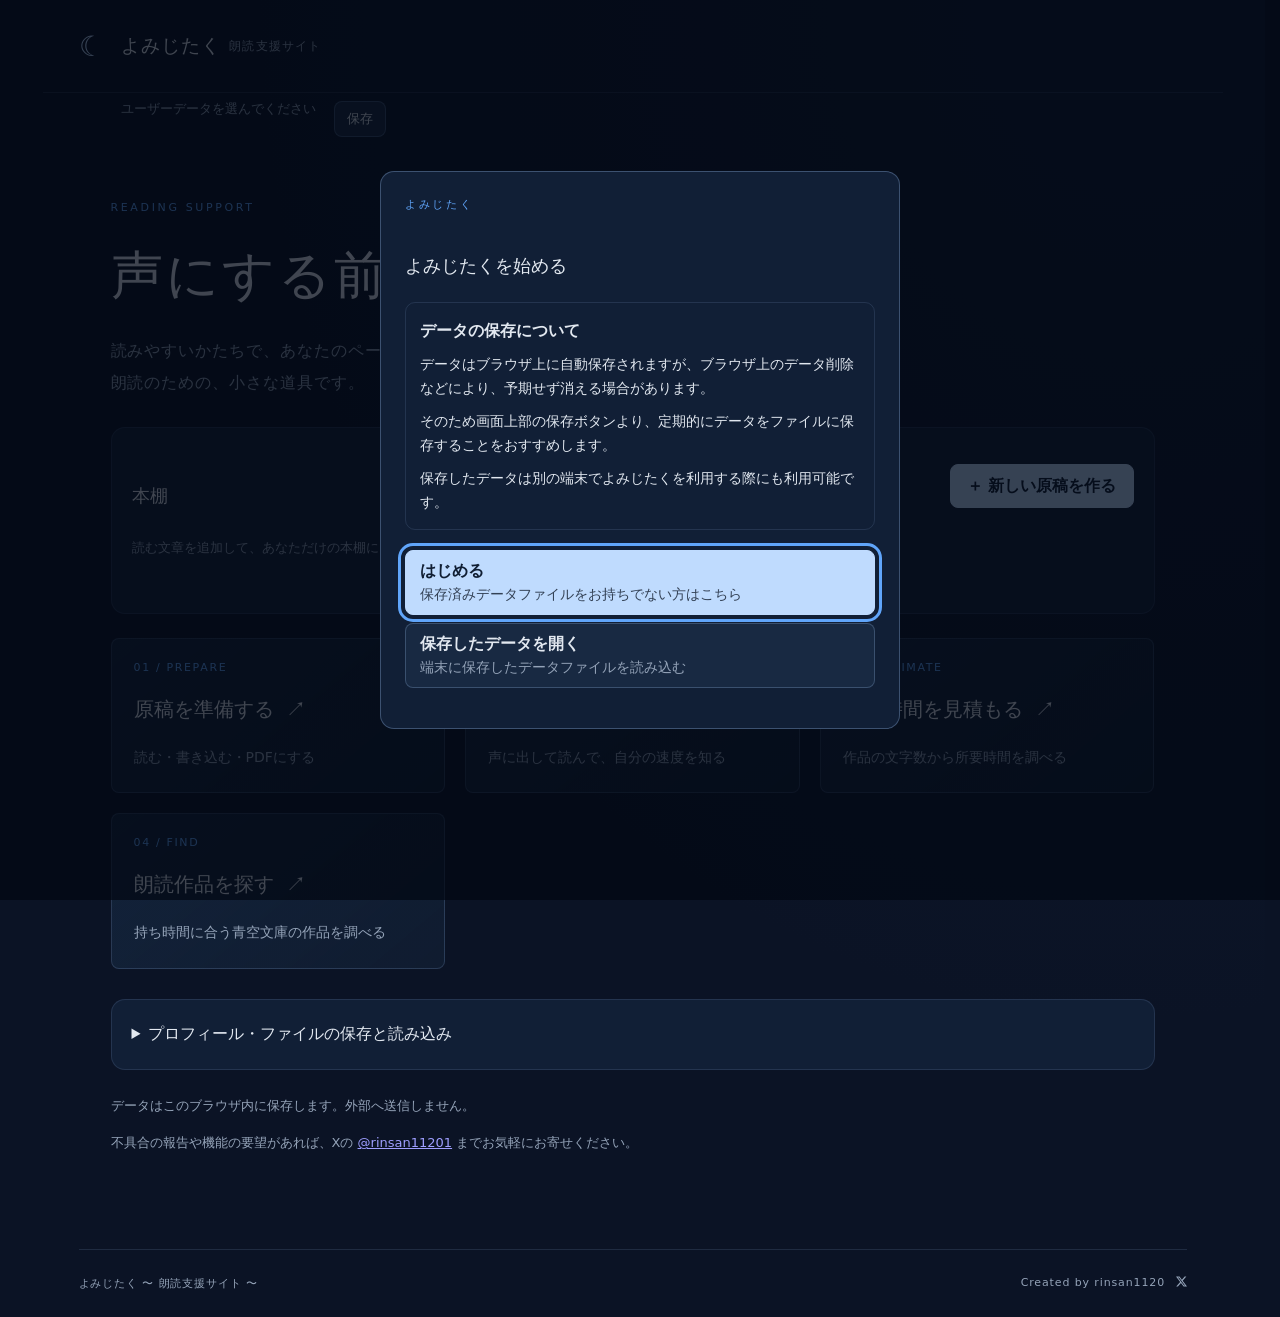
<file: index.html>
<!doctype html>
<html lang="ja">
<head>
  <meta charset="utf-8">
  <meta name="viewport" content="width=device-width, initial-scale=1, viewport-fit=cover">
  <meta name="theme-color" content="#0b1325">
  <meta http-equiv="Content-Security-Policy" content="default-src 'none'; script-src 'self'; style-src 'self' 'unsafe-inline'; font-src 'self'; base-uri 'none'; form-action 'none'">
  <meta name="description" content="文章を読みやすく整え、自分の朗読速度から作品の朗読時間を調べるツール。">
  <title>よみじたく | 朗読支援サイト</title>
  <link rel="stylesheet" href="styles.css?v=unsaved-mark">
  <script src="samples.js" defer></script>
  <script src="reading-annotations.js?v=direct-memo" defer></script>
  <script src="html-ruby.js?v=clipboard-fragments" defer></script>
  <script src="reader.js?v=mobile-writing-scroll" defer></script>
  <script src="manuscript-writing.js?v=writing-tool-arrows" defer></script>
  <script src="manuscript-print.js?v=pdf-ink-reflow" defer></script>
  <script src="user-library.js?v=paper-save" defer></script>
  <script src="work-search.js?v=20261116-canonical-card" defer></script>
  <script src="app.js?v=pdf-ink-reflow" defer></script>
</head>
<body>
  <header class="site-header"><button class="brand" data-go="home"><span aria-hidden="true">☾</span> よみじたく <small>朗読支援サイト</small></button></header>
  <main data-screen-id="SCR-HOME" inert>
    <div class="library-status"><span id="profile-display"></span><span id="user-save-status" role="status" aria-live="polite">ユーザーデータを選んでください</span><button id="save-user-status">保存</button><button id="retry-browser-save" hidden>自動保存を再試行</button></div>
    <section id="home" class="view narrow" aria-labelledby="home-title">
      <p class="eyebrow">READING SUPPORT</p><h1 id="home-title" tabindex="-1">声にする前の、<wbr><span class="home-tagline">ひと支度。</span></h1>
      <p class="lead">読みやすいかたちで、あなたのペースで。<br>朗読のための、小さな道具です。</p>
      <section class="bookshelf" aria-labelledby="library-title">
        <div class="inline spread"><h2 id="library-title">本棚</h2><button id="new-manuscript" class="primary">＋ 新しい原稿を作る</button></div>
        <p id="library-empty" class="muted">読む文章を追加して、あなただけの本棚に。</p>
        <button id="library-load" class="quiet" hidden>保存したデータから続きを始める（ファイルを開く）</button>
        <ul id="library-list" class="library-list"></ul>
      </section>
      <div class="entry-grid">
        <button class="entry" data-go="read-input"><span class="entry-number">01 / PREPARE</span><strong>原稿を準備する <span aria-hidden="true">↗</span></strong><span>読む・書き込む・PDFにする</span></button>
        <button class="entry" data-go="time-input"><span class="entry-number">02 / MEASURE</span><strong>朗読速度を測る <span aria-hidden="true">↗</span></strong><span>声に出して読んで、自分の速度を知る</span></button>
        <button class="entry" data-go="estimate"><span class="entry-number">03 / ESTIMATE</span><strong>朗読時間を見積もる <span aria-hidden="true">↗</span></strong><span>作品の文字数から所要時間を調べる</span></button>
        <button class="entry" data-go="work-search"><span class="entry-number">04 / FIND</span><strong>朗読作品を探す <span aria-hidden="true">↗</span></strong><span>持ち時間に合う青空文庫の作品を調べる</span></button>
      </div>
      <details class="user-settings"><summary>プロフィール・ファイルの保存と読み込み</summary>
        <label for="profile-name">表示名</label><input id="profile-name" maxlength="80" autocomplete="nickname" placeholder="お名前（任意）">
        <p id="storage-guidance" class="muted">全原稿と計測履歴をこのブラウザ内に自動保存します。バックアップをファイルに保存できます。</p>
        <div class="inline"><button id="export-user">保存</button><button id="import-user">保存したデータを開く</button></div>
        <p class="muted">ここでは全原稿と計測履歴を含む保存データを開きます。旧形式の原稿1件のファイルは、本文入力から取り込めます。</p>
      </details>
      <section id="home-results" class="home-results" hidden aria-labelledby="home-results-title">
        <div><h2 id="home-results-title">これまでの計測結果</h2><p>平均朗読速度：<strong id="home-average-speed"></strong></p></div>
        <button data-go="results">朗読記録を見る →</button>
      </section>
      <p id="storage-privacy" class="privacy">データはこのブラウザ内に保存します。外部へ送信しません。</p>
      <p class="muted">不具合の報告や機能の要望があれば、Xの <a href="https://x.com/rinsan11201" target="_blank" rel="noopener noreferrer">@rinsan11201</a> までお気軽にお寄せください。</p>
    </section>
    <section id="read-input" class="view narrow" hidden aria-labelledby="read-title">
      <button class="back" data-go="home">← ホーム</button><p class="eyebrow">READ</p><h1 id="read-title" tabindex="-1">原稿を準備する</h1>
      <ol id="read-input-steps" class="flow-steps" aria-label="原稿準備の進行状況"></ol>
      <label for="manuscript-title">原稿のタイトル</label><input id="manuscript-title" maxlength="120" placeholder="無題の原稿">
      <p class="muted">別の原稿を開くときは、ホームの本棚から選べます。</p>
      <label for="read-text">朗読する作品の本文</label><textarea id="read-text" data-field-id="FLD-READ-BODY" rows="12" placeholder="全文でも、一部でも。ここに文章を貼り付けてください。" spellcheck="false" autocomplete="off"></textarea>
      <div class="inline spread"><p id="read-count" class="muted">0文字</p><button id="clear-read" class="quiet">本文を削除</button></div>
      <p id="annotation-retention" class="muted" hidden>読み仮名・書き込みを保持しています。本文を変更して原稿画面を開く場合は、これらの削除を確認します。</p>
      <p id="writing-retention" class="muted" hidden>原稿の書き込みを保持しています。保存状況は画面上部に表示します。</p>
      <div class="read-input-actions">
        <button id="open-read" class="primary">表示を確認して読む →</button>
        <button id="import-manuscript" class="text-link" type="button">以前の原稿を取り込む</button>
        <input id="manuscript-file" data-field-id="FLD-READ-MANUSCRIPT-FILE" type="file" accept=".json,application/json" hidden>
      </div>
    </section>
    <section id="time-input" class="view narrow" hidden aria-labelledby="time-title">
      <button class="back" data-go="home">← ホーム</button><p class="eyebrow">MEASURE</p><h1 id="time-title" tabindex="-1">朗読速度を測る</h1>
      <ol id="time-input-steps" class="flow-steps" aria-label="朗読速度計測の進行状況"></ol>
      <fieldset><legend>朗読速度の計測に使う文章</legend>
        <label class="choice"><input type="radio" name="source" value="sample" data-field-id="FLD-TIME-SOURCE-SAMPLE" checked> 用意された例文を読む</label>
        <label class="choice"><input type="radio" name="source" value="custom" data-field-id="FLD-TIME-SOURCE-CUSTOM"> 自分の文章を読む</label>
        <div id="sample-options" class="inset inline"><label>長さ<select id="sample-level" data-field-id="FLD-TIME-SAMPLE-LENGTH"><option value="200">200字級</option><option value="400" selected>400字級</option><option value="600">600字級</option></select></label><label>雰囲気<select id="sample-mood" data-field-id="FLD-TIME-SAMPLE-MOOD"><option>おまかせ</option><option>ゆったり</option><option>ふつう</option><option>軽快</option><option>会話多め</option></select></label></div>
        <p id="sample-info" class="inset muted"></p>

        <div id="custom-input" hidden><label for="time-text">朗読する作品の本文</label><textarea id="time-text" data-field-id="FLD-TIME-BODY" rows="8" spellcheck="false" autocomplete="off"></textarea><p id="time-count" class="muted">計測する本文：0文字</p><p id="time-annotation-retention" class="muted" hidden>引き継いだ読み仮名・書き込みを保持しています。本文を変更して計測準備画面を開く場合は、これらの削除を確認します。</p><p class="privacy">本文は自動保存・外部送信しません。再読み込み・タブ終了で失われます。</p></div>
      </fieldset>
      <div class="inline"><button id="prepare-time" class="primary">文章を確認して計測へ →</button><button id="existing-results" hidden>これまでの結果を見る</button></div>
    </section>
    <section id="reading" class="view reading-view" hidden aria-labelledby="reading-title">
      <button id="mobile-reader-tab" type="button" aria-label="原稿の操作メニューを開く" aria-haspopup="dialog" aria-controls="mobile-reader-menu" aria-expanded="false"><span aria-hidden="true">☰</span><span>操作</span></button>
      <dialog id="mobile-reader-menu" aria-labelledby="mobile-reader-menu-title">
        <div class="mobile-menu-heading"><h2 id="mobile-reader-menu-title">原稿の操作</h2><button id="mobile-reader-close" type="button" aria-label="操作メニューを閉じる">閉じる</button></div>
        <div id="mobile-reader-actions"></div>
      </dialog>
      <div id="mobile-writing-dock"></div>
      <div class="reader-controls">
        <div id="reader-progress" class="reader-progress"><span id="reader-state" class="reader-state" role="status"></span><span id="display-mode-state" class="display-mode-state">スクロール</span><ol id="reader-steps" class="flow-steps" aria-label="作業の進行状況"></ol></div>
        <div class="reader-toolbar">
          <div id="reader-topline">
            <button id="reader-back" class="quiet" aria-label="本文を編集する"><svg class="tool-icon" viewBox="0 0 24 24" aria-hidden="true" fill="none" stroke="currentColor" stroke-width="1.7" stroke-linecap="round" stroke-linejoin="round"><path d="m14 5-7 7 7 7M7 12h14"/></svg><span>本文を編集</span></button>
            <h1 id="reading-title" class="visually-hidden" tabindex="-1">原稿画面</h1>
            <button id="wake" type="button" aria-label="画面点灯維持：OFF" hidden><svg class="tool-icon" viewBox="0 0 24 24" aria-hidden="true" fill="none" stroke="currentColor" stroke-width="1.7" stroke-linecap="round" stroke-linejoin="round"><path d="M12 2v10M6 5a9 9 0 1 0 12 0"/></svg><span>点灯維持</span><span class="button-state">OFF</span></button>
          </div>
          <div id="reader-actions" role="group" aria-label="原稿画面の操作">
            <div id="writing-direction" role="group" aria-label="原稿の表示方向">
              <button type="button" data-direction="horizontal" aria-pressed="true"><svg class="tool-icon" viewBox="0 0 24 24" aria-hidden="true" fill="none" stroke="currentColor" stroke-width="1.7" stroke-linecap="round"><path d="M4 5h16M4 10h16M4 15h16M4 20h10"/></svg><span>横書き</span></button>
              <button type="button" data-direction="vertical" aria-pressed="false"><svg class="tool-icon" viewBox="0 0 24 24" aria-hidden="true" fill="none" stroke="currentColor" stroke-width="1.7" stroke-linecap="round"><path d="M19 4v16M14 4v16M9 4v16M4 4v10"/></svg><span>縦書き</span></button>
            </div>
            <button id="paper-mode" type="button" aria-pressed="false" aria-label="白背景：OFF"><svg class="tool-icon" viewBox="0 0 24 24" aria-hidden="true" fill="none" stroke="currentColor" stroke-width="1.7" stroke-linecap="round" stroke-linejoin="round"><path d="M5 3h7v18H5Z" fill="currentColor" stroke="none"/><rect x="4" y="3" width="16" height="18" rx="1"/><path d="M12 3v18m3-13h2m-2 4h2m-2 4h2"/></svg><span>白背景</span></button>
            <button id="toolbar-settings" type="button" aria-label="表示設定"><svg class="tool-icon" viewBox="0 0 24 24" aria-hidden="true" fill="none" stroke="currentColor" stroke-width="1.7" stroke-linecap="round" stroke-linejoin="round"><path d="M4 6h16M4 12h16M4 18h16"/><circle cx="9" cy="6" r="2" fill="currentColor"/><circle cx="15" cy="12" r="2" fill="currentColor"/><circle cx="8" cy="18" r="2" fill="currentColor"/></svg><span>表示設定</span></button>
            <button id="writing-mode" aria-expanded="false" aria-controls="writing-toolbar" aria-label="書込メニュー" hidden><svg class="tool-icon" viewBox="0 0 24 24" aria-hidden="true" fill="none" stroke="currentColor" stroke-width="1.7" stroke-linecap="round" stroke-linejoin="round"><path d="m4 16-1 5 5-1L21 7l-5-5ZM13 5l5 5"/></svg><span>書込</span></button>
            <button id="measure-current" aria-label="この文章で時間を計測" hidden><svg class="tool-icon" viewBox="0 0 24 24" aria-hidden="true" fill="none" stroke="currentColor" stroke-width="1.7" stroke-linecap="round" stroke-linejoin="round"><circle cx="12" cy="14" r="8"/><path d="M9 2h6m-3 0v4m0 3v5l3 2"/></svg><span>計測</span></button>
            <button id="export-manuscript" aria-label="保存" hidden><svg class="tool-icon" viewBox="0 0 24 24" aria-hidden="true" fill="none" stroke="currentColor" stroke-width="1.7" stroke-linecap="round" stroke-linejoin="round"><path d="M4 3h13l4 4v14H3V3h1Zm3 0v7h10V3M7 21v-8h10v8"/></svg><span>保存</span><span class="unsaved-badge" aria-hidden="true">!</span></button>
            <button id="export-pdf" aria-label="PDF出力" hidden><svg class="tool-icon" viewBox="0 0 24 24" aria-hidden="true" fill="none" stroke="currentColor" stroke-width="1.7" stroke-linecap="round" stroke-linejoin="round"><path d="M5 2h10l5 5v15H5ZM15 2v6h5"/><text x="6" y="17" font-size="7" fill="currentColor" stroke="none">PDF</text></svg><span>PDF</span></button>
            <button id="fullscreen-reading" type="button" aria-label="全画面で読む" aria-pressed="false" hidden><svg class="tool-icon" viewBox="0 0 24 24" aria-hidden="true" fill="none" stroke="currentColor" stroke-width="1.7" stroke-linecap="round" stroke-linejoin="round"><path d="M4 9V4h5M20 9V4h-5M4 15v5h5M20 15v5h-5"/></svg><span>全画面</span></button>
          </div>
        </div>
        <p id="direction-notice" role="status" hidden>ペンの書き込みは、縦書きと横書きで別々に保存されます。<br>切り替え先には引き継がれませんが、元の表示方向に戻すと、以前の書き込みが再表示されます。</p>
        <div id="writing-toolbar" aria-label="書き込みツール" hidden>
          <button id="mobile-writing-done" type="button">書込を完了</button>
          <button id="mobile-writing-scroll" type="button" aria-pressed="false" aria-controls="reader-viewport">スクロール</button>
          <div class="writing-tool-strip"><button id="writing-tools-left" class="writing-tool-arrow" type="button" aria-label="ツール一覧を左へスクロール" aria-controls="writing-tools-list" hidden><span aria-hidden="true">‹</span></button><div id="writing-tools-list" class="writing-tools" role="group" aria-label="使用するツール"><button data-writing-tool="pen" aria-pressed="true" aria-label="ペン"><svg class="tool-icon" viewBox="0 0 24 24" aria-hidden="true" fill="none" stroke="currentColor" stroke-width="1.7" stroke-linecap="round" stroke-linejoin="round"><path d="m4 16-1 5 5-1L21 7l-5-5ZM13 5l5 5"/></svg><span>ペン</span></button><button data-writing-tool="marker" aria-pressed="false" aria-label="マーカー"><svg class="tool-icon" viewBox="0 0 24 24" aria-hidden="true" fill="none" stroke="currentColor" stroke-width="1.7" stroke-linecap="round" stroke-linejoin="round"><path d="m4 15 9-12 7 5-9 12Zm0 0 7 5M2 22h12"/></svg><span>マーカー</span></button><button data-writing-tool="memo" aria-pressed="false" aria-label="文字メモ"><svg class="tool-icon" viewBox="0 0 24 24" aria-hidden="true" fill="none" stroke="currentColor" stroke-width="1.7" stroke-linecap="round" stroke-linejoin="round"><path d="M4 3h16v13l-6 5H4ZM14 21v-5h6M7 7h10M7 11h8"/></svg><span>メモ</span></button><button data-writing-tool="ruby" aria-pressed="false" aria-label="ルビ"><svg class="tool-icon" viewBox="0 0 24 24" aria-hidden="true" fill="none" stroke="currentColor" stroke-width="1.7" stroke-linecap="round" stroke-linejoin="round"><text x="3" y="7" font-size="6" fill="currentColor" stroke="none">よみ</text><text x="3" y="21" font-size="15" fill="currentColor" stroke="none">字</text></svg><span>ルビ</span></button><button data-writing-tool="eraser" aria-pressed="false" aria-label="消去"><svg class="tool-icon" viewBox="0 0 24 24" aria-hidden="true" fill="none" stroke="currentColor" stroke-width="1.7" stroke-linecap="round" stroke-linejoin="round"><path d="m3 15 12-12 7 7-12 12H8Zm5-5 9 9M10 22h12"/></svg><span>消去</span></button><button id="writing-undo" aria-label="元に戻す" disabled><svg class="tool-icon" viewBox="0 0 24 24" aria-hidden="true" fill="none" stroke="currentColor" stroke-width="1.7" stroke-linecap="round" stroke-linejoin="round"><path d="M8 4 2 10l6 6M2 10h12a7 7 0 0 1 0 14"/></svg><span>戻す</span></button></div><button id="writing-tools-right" class="writing-tool-arrow" type="button" aria-label="ツール一覧を右へスクロール" aria-controls="writing-tools-list" hidden><span aria-hidden="true">›</span></button></div>
          <div id="pen-options" role="group" aria-label="ペンの色と操作" hidden><button id="pen-line-mode" aria-pressed="false">直線</button><button data-pen-color="red" aria-pressed="true">赤</button><button data-pen-color="blue" aria-pressed="false">青</button><button data-pen-color="green" aria-pressed="false">緑</button><button data-writing-tool="move" aria-pressed="false" aria-label="ペンを移動"><svg class="tool-icon" viewBox="0 0 24 24" aria-hidden="true" fill="none" stroke="currentColor" stroke-width="1.7" stroke-linecap="round" stroke-linejoin="round"><path d="M12 2v20M2 12h20M8 6l4-4 4 4M8 18l4 4 4-4M6 8l-4 4 4 4M18 8l4 4-4 4"/></svg><span>移動</span></button></div>
          <div id="marker-colors" role="group" aria-label="マーカーの色" hidden><button data-marker-color="yellow" aria-pressed="true">黄色</button><button data-marker-color="lightblue" aria-pressed="false">水色</button><button data-marker-color="pink" aria-pressed="false">ピンク</button></div>
          <div class="writing-options"><span>ファイル保存・PDF出力に対応</span></div>
          <p id="writing-tool-help"></p>
        </div>
      </div>
      <div id="preparation" class="preparation"><p id="preparation-info"></p><div id="preparation-partial" class="partial-measurement" hidden><label class="choice"><input id="preparation-partial-enabled" data-field-id="FLD-PREP-PARTIAL-ENABLED" type="checkbox"> 冒頭だけ読んで計測する</label><div id="preparation-partial-fields" hidden><label for="preparation-partial-limit">読む文字数の目安</label><input id="preparation-partial-limit" data-field-id="FLD-PREP-PARTIAL-LIMIT" type="number" min="1" step="1" inputmode="numeric" value="200"><p class="muted">指定した文字数を超えた後、最初の「。」まで読みます。</p><p id="preparation-partial-count" class="muted" role="status">実際に読む文字数：0文字</p></div></div><div class="inline"><button id="before-settings">表示設定</button><button id="start" class="primary">計測を始める</button></div><p id="preparation-guidance" class="muted">全文を読み終えたら「読了」を押してください。計測中に入力画面やホームへ戻る、または別のタブ・アプリへ移動すると、その回の計測結果は保存されません。</p></div>
      <p id="layout-status" class="layout-status" role="status"></p>
      <div id="reader-viewport"><div id="reader-stage"><div class="reader-text-area"><article id="reader" aria-label="原稿本文"></article></div><svg id="writing-markers" aria-hidden="true"></svg><svg id="writing-pen" aria-hidden="true"></svg><div id="writing-memos" aria-label="文字メモ"></div></div></div>
      <nav id="page-controls" aria-label="原稿のページ送り" hidden><button id="page-previous" type="button">前へ</button><span id="page-position" role="status" aria-live="polite" aria-atomic="true"></span><button id="page-next" type="button">次へ</button><button id="page-start" type="button" class="primary" hidden>計測を始める</button></nav>
      <div id="zen-bar" class="zen-bar"><button id="zen-exit" type="button">全画面を終了</button></div>
      <div id="measurement-bar" class="measurement-bar" hidden><div class="measurement-time"><span id="elapsed" aria-live="off">0:00</span><small id="measurement-status" role="status"></small></div><button id="pause-measurement" disabled>一時停止</button><button id="finish" class="primary">読了</button></div>
      <div id="countdown" class="countdown" hidden role="status" aria-live="assertive"></div>
    </section>
    <section id="results" class="view narrow" hidden aria-labelledby="result-title">
      <button class="back" data-go="home">← ホーム</button><p class="eyebrow">YOUR READING PACE</p><h1 id="result-title" tabindex="-1">計測結果</h1>
      <ol id="result-steps" class="flow-steps" aria-label="朗読速度計測の進行状況"></ol>
      <div class="pace-card"><h2 id="average-speed-title">平均朗読速度</h2><p id="average-speed" class="estimate" aria-live="polite"></p><p id="result-summary" class="muted"></p></div>
      <div id="result-empty" class="empty-state" hidden><p>計測結果がありません。はじめに自分の朗読速度を測ってみましょう。</p><button data-go="time-input" class="primary">朗読速度を測る</button></div>
      <div class="calculation-grid">
        <section class="calculation-card" aria-labelledby="capacity-title"><h2 id="capacity-title">指定時間で読める文字数</h2><label for="planned-minutes">予定している朗読時間</label><div class="inline"><input id="planned-minutes" data-field-id="FLD-RESULT-PLANNED-MINUTES" type="number" min="0.000001" step="any" inputmode="decimal" value="20"><span>分</span></div><p id="speed-estimate" class="calculation-value" aria-live="polite"></p></section>
        <section class="calculation-card" aria-labelledby="duration-title"><h2 id="duration-title">作品の推定朗読時間</h2><label for="result-target">作品全体の文字数</label><div class="inline"><input id="result-target" data-field-id="FLD-RESULT-TARGET" type="number" min="1" max="1000000000" step="1" inputmode="numeric" placeholder="例：4500"><span>文字</span></div><p id="time-estimate" class="calculation-value" aria-live="polite"></p></section>
      </div>
      <p class="muted">間の取り方や作品によって、実際の時間は変わります。</p>
      <div class="inline"><button id="again" class="primary">計測設定に戻る</button><button id="retry-measurement">もう一度測る</button><button id="records-measure" data-go="time-input" class="primary" hidden>朗読速度を測る</button><button data-go="estimate">朗読時間を見積もる →</button></div>
      <p id="result-retention" class="muted result-retention" hidden>ホームへ戻っても文章は残ります。再読み込みやタブを閉じると失われます。</p>
      <details class="history-section"><summary>計測履歴 <span id="history-count"></span></summary><ul id="history" class="history"></ul><button id="reset-history" class="quiet">全履歴を削除</button></details>
      <p class="privacy">計測履歴は直近100件まで保持します。保存の状態は画面上部で確認できます。</p>
    </section>
    <section id="estimate" class="view narrow" hidden aria-labelledby="estimate-title">
      <button class="back" data-go="home">← ホーム</button><p class="eyebrow">PLAN YOUR READING</p><h1 id="estimate-title" tabindex="-1">朗読時間を見積もる</h1>
      <div class="pace-card"><h2 id="estimate-average-speed-title">平均朗読速度</h2><p id="estimate-average-speed" class="estimate" aria-live="polite"></p><p class="muted">これまでの計測履歴をもとに計算します。</p></div>
      <div id="estimate-empty" class="empty-state" hidden><p>朗読速度の記録がありません。</p><p>はじめに自分の朗読速度を測ると、作品の所要時間を見積もれるようになります。</p><button data-go="time-input" class="primary">朗読速度を測る</button><p class="muted">入力した作品文字数は、計測後も引き継ぎます。</p></div>
      <div class="inset"><label for="estimate-book">本棚の原稿から選ぶ</label><select id="estimate-book"><option value="">原稿を選んでください</option></select><p id="estimate-book-info" class="muted">原稿を選ぶと、その文字数で推定時間を計算します。</p></div>
      <div class="calculation-grid">
        <section class="calculation-card" aria-labelledby="estimate-duration-title"><h2 id="estimate-duration-title">作品文字数から推定時間を求める</h2><label for="estimate-target">作品全体の文字数</label><div class="inline"><input id="estimate-target" data-field-id="FLD-ESTIMATE-TARGET" type="number" min="1" max="1000000000" step="1" inputmode="numeric" placeholder="例：4500"><span>文字</span></div><p id="estimate-time" class="calculation-value" aria-live="polite"></p></section>
        <section class="calculation-card" aria-labelledby="estimate-capacity-title"><h2 id="estimate-capacity-title">指定時間から文字数を求める</h2><label for="estimate-minutes">予定している朗読時間</label><div class="inline"><input id="estimate-minutes" data-field-id="FLD-ESTIMATE-MINUTES" type="number" min="0.000001" step="any" inputmode="decimal" value="20"><span>分</span></div><p id="estimate-capacity" class="calculation-value" aria-live="polite"></p></section>
      </div>
      <p class="muted">間の取り方や作品によって、実際の時間は変わります。</p>
      <div class="inline"><button id="estimate-results" data-go="results">計測結果・履歴を見る</button><button id="estimate-return" hidden>原稿に戻る</button><button data-go="time-input">朗読速度を測る</button></div>
      <p class="privacy">計測履歴は直近100件まで保持します。保存の状態は画面上部で確認できます。</p>
    </section>
    <section id="work-search" class="view narrow" hidden aria-labelledby="ws-title">
      <button class="back" data-go="home">← ホーム</button><p class="eyebrow">FIND A WORK</p><h1 id="ws-title" tabindex="-1">朗読作品を探す</h1>
      <div class="pace-card"><h2>平均朗読速度</h2><p id="ws-average-speed" class="estimate" aria-live="polite"></p><p class="muted">これまでの計測履歴をもとに計算します。</p></div>
      <div id="ws-empty" class="empty-state" hidden><p>朗読速度の記録がありません。</p><p>はじめに自分の朗読速度を測ると、持ち時間に合う作品を探せるようになります。計測には例文も用意されています。</p><button data-go="time-input" class="primary">朗読速度を測る</button></div>
      <div id="ws-controls" hidden>
        <fieldset class="ws-fieldset"><legend>持ち時間</legend>
          <div class="ws-chips" role="group" aria-label="持ち時間の候補">
            <button type="button" class="ws-chip" data-ws-minutes="5">5分</button>
            <button type="button" class="ws-chip" data-ws-minutes="10">10分</button>
            <button type="button" class="ws-chip" data-ws-minutes="15">15分</button>
            <button type="button" class="ws-chip" data-ws-minutes="20">20分</button>
            <button type="button" class="ws-chip" data-ws-minutes="30">30分</button>
            <button type="button" class="ws-chip" data-ws-minutes="45">45分</button>
            <button type="button" class="ws-chip" data-ws-minutes="60">60分</button>
          </div>
          <div class="inline"><input id="ws-minutes" data-field-id="FLD-WORKSEARCH-MINUTES" type="number" min="1" max="600" step="1" inputmode="numeric" value="15"><span>分くらい読みたい</span></div>
        </fieldset>
        <label for="ws-query">作品名・作者名で絞り込み</label>
        <input id="ws-query" data-field-id="FLD-WORKSEARCH-QUERY" type="search" placeholder="例：芥川、羅生門" autocomplete="off">
        <div class="inline spread ws-options">
          <label class="choice"><input id="ws-modern-only" data-field-id="FLD-WORKSEARCH-MODERN-ONLY" type="checkbox" checked> 新字新仮名のみ</label>
          <label class="choice"><input id="ws-domestic-only" data-field-id="FLD-WORKSEARCH-DOMESTIC-ONLY" type="checkbox"> 国内作品のみ</label>
          <label for="ws-sort">並び順</label>
          <select id="ws-sort" data-field-id="FLD-WORKSEARCH-SORT">
            <option value="author" selected>作者順</option>
            <option value="fit">持ち時間に近い順</option>
            <option value="short">短い順</option>
            <option value="long">長い順</option>
            <option value="random">ランダム</option>
          </select>
        </div>
        <p class="muted">想定時間が持ち時間の80%から100%におさまる作品を表示します。間の取り方や作品によって、実際の時間は変わります。</p>
      </div>
      <div id="ws-results" hidden>
        <div class="ws-results-head"><p id="ws-count" role="status"></p><p class="ws-source">データ出典：青空文庫（CC BY 4.0）<br>文字数：国立国語研究所『ひまわり』</p></div>
        <p id="ws-status" class="muted" hidden></p>
        <ul id="ws-list" class="ws-list"></ul>
        <p class="muted">本文は各作品の図書カード（青空文庫）から入手してください。ここでは作品の一覧とリンクだけを表示します。</p>
      </div>
    </section>
  </main>
  <footer id="footer"><span><span id="screen-id-copy" role="button" tabindex="0" aria-label="現在の画面IDをコピー">よみじたく</span> 〜 朗読支援サイト 〜</span><span>Created by rinsan1120 <a class="x-profile-link" href="https://x.com/rinsan11201" target="_blank" rel="noopener noreferrer" aria-label="rinsan11201のXプロフィール（新しいタブで開く）"><svg viewBox="0 0 24 24" aria-hidden="true" focusable="false"><path d="M18.901 1.153h3.68l-8.04 9.19L24 22.846h-7.406l-5.8-7.584-6.638 7.584H.474l8.6-9.83L0 1.154h7.594l5.243 6.932ZM17.61 20.644h2.039L6.486 3.24H4.298Z"/></svg></a></span></footer>
  <dialog id="settings-dialog" data-dialog-id="DLG-SETTINGS" aria-labelledby="settings-title">
    <div class="dialog-heading"><h2 id="settings-title">表示設定</h2><button data-close="settings-dialog">閉じる</button></div>
    <div id="settings-tabs" class="settings-tabs" role="tablist" aria-label="調整する項目" hidden>
      <button id="tab-display-mode" role="tab" aria-selected="true" aria-controls="setting-display-mode" data-setting="display-mode">表示方式</button>
      <button id="tab-columns" role="tab" aria-selected="false" aria-controls="setting-columns" data-setting="columns" tabindex="-1">文字サイズ</button>
      <button id="tab-line-height" role="tab" aria-selected="false" aria-controls="setting-line-height" data-setting="line-height" tabindex="-1">列間隔</button>
      <button id="tab-break-lines" role="tab" aria-selected="false" aria-controls="setting-break-lines" data-setting="break-lines" tabindex="-1">区切り</button>
    </div>
    <div id="setting-display-mode">
      <label class="display-mode-setting" for="display-mode">表示方式 <select id="display-mode"><option value="scroll">スクロール</option><option value="pages">ページめくり</option></select></label>
      <p id="page-turn-help" class="muted" hidden>前へ・次へボタン、ホイール、矢印キー、左右端のタップ・横スワイプで移動できます。書込・ルビ操作中はボタンで移動してください。</p>
    </div>
    <div id="setting-width"><label for="reader-width">本文の表示幅 <output id="reader-width-value">900px</output></label><input id="reader-width" data-field-id="FLD-SETTINGS-READER-WIDTH" type="range" min="480" max="1400" step="1" value="900"></div>
    <p id="vertical-help" class="muted" hidden>各区画を右から左へ読み、下へスクロールすると続きが読めます。ペンは縦横別に保存されます。</p>
    <div id="setting-columns"><label for="columns"><span id="columns-label">1行の文字数目安</span> <output id="columns-value">約41文字</output></label><input id="columns" data-field-id="FLD-SETTINGS-COLUMNS" type="range" min="25" max="50" value="41"></div>
    <div id="setting-line-height"><label for="line-height"><span id="line-height-label">行間</span> <output id="line-height-value">1.8</output></label><input id="line-height" data-field-id="FLD-SETTINGS-LINE-HEIGHT" type="range" min="1.2" max="2.6" step="0.1" value="1.8"></div>
    <div id="setting-break-lines"><label for="break-lines">自動区切り <output id="break-lines-value">5表示行ごと</output></label><input id="break-lines" data-field-id="FLD-SETTINGS-BREAK-LINES" type="range" min="0" max="10" value="5"></div>
    <div id="memo-opacity-setting" hidden><label for="memo-opacity">メモの不透明度 <output id="memo-opacity-value">90%</output></label><input id="memo-opacity" data-field-id="FLD-MEMO-OPACITY" type="range" min="0.2" max="1" step="0.05" aria-describedby="memo-opacity-help"><p id="memo-opacity-help" class="muted">すべてのメモに適用されます</p></div>
    <p id="settings-help" class="muted settings-help">表示幅は行の長さ、文字数は文字の大きさを調整します。</p>
  </dialog>
  <p id="notice" class="notice" role="status" hidden></p>
  <div id="manuscript-print"></div>
  <dialog id="pdf-dialog" data-dialog-id="DLG-PDF" aria-labelledby="pdf-title">
    <h2 id="pdf-title">PDF出力</h2>
    <p>原稿画面と同じ表示方向で出力します。ペンと文字メモの配置も、その表示方向のものを使用します。</p>
    <label for="pdf-layout">ページ配置</label>
    <select id="pdf-layout" data-field-id="FLD-PDF-LAYOUT">
      <option value="single">1枚に1ページ</option>
      <option value="spread">1枚に2ページ（袋とじ用）</option>
    </select>
    <p id="pdf-spread-help" class="muted" hidden>袋とじ用の配置と中央約20mmの余白はアプリ側で確保します。次のブラウザ印刷画面では「1枚あたりのページ数」を1にしてください。</p>
    <p id="pdf-paper-help" class="muted">A4・縦向き・倍率100%を基本とし、ヘッダーとフッターはOFFにしてください。保存が完了したかは印刷画面でご確認ください。</p>
    <p id="pdf-small-warning" hidden></p>
    <div class="inline"><button id="pdf-cancel">キャンセル</button><button id="pdf-print" class="primary">印刷画面へ</button></div>
  </dialog>
  <dialog id="ruby-dialog" data-dialog-id="DLG-RUBY" aria-labelledby="ruby-title">
    <form id="ruby-form">
      <h2 id="ruby-title">読み仮名を追加</h2>
      <label for="ruby-input">括弧内の読み仮名</label>
      <input id="ruby-input" data-field-id="FLD-RUBY-TEXT" type="text" required autocomplete="off" spellcheck="false" enterkeyhint="done">
      <div class="ruby-editor-actions"><button id="ruby-cancel" type="button">キャンセル</button><button id="ruby-delete" type="button" hidden>削除</button><button id="ruby-save" type="submit" class="primary" disabled>登録</button></div>
    </form>
  </dialog>
  <dialog id="writing-memo-dialog" data-dialog-id="DLG-MEMO" aria-labelledby="writing-memo-title"><form id="writing-memo-form">
    <h2 id="writing-memo-title">メモを追加</h2>
    <label for="writing-memo-input">メモの内容（200文字以内・改行可）</label>
    <textarea id="writing-memo-input" data-field-id="FLD-MEMO-TEXT" maxlength="200" rows="4" required></textarea>
    <fieldset><legend>表示形式</legend><div class="memo-style-row"><button type="button" id="memo-style-bubble" aria-pressed="true">吹き出し</button><button type="button" id="memo-style-direct" aria-pressed="false">本文に追記</button></div><p class="muted memo-format-help">吹き出し：枠と指し示す線を表示<br>本文に追記：文字だけを配置（原稿本文は変わりません）</p></fieldset>
    <fieldset><legend>文字の色</legend><div class="memo-color-row"><button type="button" data-memo-color="yellow" aria-pressed="true">黄色</button><button type="button" data-memo-color="lightblue" aria-pressed="false">水色</button><button type="button" data-memo-color="pink" aria-pressed="false">ピンク</button></div></fieldset>
    <label id="memo-font-size-row" for="writing-memo-font-size">文字サイズ（8〜72px）<input id="writing-memo-font-size" type="number" min="8" max="72" step="any" value="16" required inputmode="decimal"></label>
    <p class="muted memo-format-help">追加後はドラッグで移動できます。吹き出しの丸い先端も移動できます。</p>
    <div class="ruby-editor-actions"><button id="writing-memo-cancel" type="button">キャンセル</button><button id="writing-memo-save" type="submit" class="primary" disabled>追加</button></div>
  </form></dialog>
  <input id="user-file" type="file" accept=".json,application/json" hidden>
  <dialog id="startup-dialog" aria-labelledby="startup-title">
    <p class="eyebrow">よみじたく</p><h2 id="startup-title">よみじたくを始める</h2>
      <section class="startup-backup" aria-labelledby="startup-backup-title">
      <h3 id="startup-backup-title">データの保存について</h3>
      <p>データはブラウザ上に自動保存されますが、ブラウザ上のデータ削除などにより、予期せず消える場合があります。</p>
      <p>そのため画面上部の保存ボタンより、定期的にデータをファイルに保存することをおすすめします。</p>
      <p>保存したデータは別の端末でよみじたくを利用する際にも利用可能です。</p>
    </section>
    <div class="startup-options">
      <button id="start-browser" class="startup-choice primary" aria-describedby="start-browser-help"><span>はじめる</span><small id="start-browser-help">保存済みデータファイルをお持ちでない方はこちら</small></button>
      <button id="start-load" class="startup-choice" aria-describedby="start-load-help"><span>保存したデータを開く</span><small id="start-load-help">端末に保存したデータファイルを読み込む</small></button>
    </div>
    <p id="startup-error" role="alert"></p>
  </dialog>
  <dialog id="download-confirm-dialog" aria-labelledby="download-confirm-title">
    <h2 id="download-confirm-title">端末への保存をご確認ください</h2>
    <p>保存データのダウンロードを開始しました。保存先や同名ファイルの扱いはブラウザの設定によって異なります。</p>
    <p>ファイル名：<strong id="download-filename"></strong></p>
    <p>サイトから完了・キャンセルを確認できないため、ダウンロードフォルダーなどにこの名前のファイルが保存されたことを確認してから「保存を確認した」を押してください。</p>
    <div class="inline"><button id="download-not-saved">未確認のまま戻る</button><button id="download-saved" class="primary">保存を確認した</button></div>
  </dialog>
  <dialog id="confirm-dialog" data-dialog-id="DLG-CONFIRM" aria-labelledby="confirm-title"><h2 id="confirm-title">操作の確認</h2><p id="confirm-message"></p><div class="inline"><button id="confirm-cancel">キャンセル</button><button id="confirm-ok" class="primary">削除する</button></div></dialog>
</body>
</html>
</file>
<file: styles.css>
:root {
  color-scheme:dark;
  --bg:#0b1325;
  --panel:#111f36;
  --text:#e2e8f0;
  --muted:#94a3b8;
  --blue:#bfdbfe;
  --accent:#60a5fa;
  --border:#7897c12e;
  --control-height:44px;
  --control-height-compact:36px;
  --control-gap:8px;
  font-family:system-ui,-apple-system,"Yu Gothic",sans-serif;
  background:var(--bg);
  color:var(--text)
}

.library-status { max-width:1100px; margin:0 auto; padding:8px 20px; display:flex; flex-wrap:wrap; gap:8px 18px; font-size:.8rem; color:var(--muted); overflow-wrap:anywhere; }
.library-status span { min-width:0; max-width:100%; }
.library-status button { min-height:36px; padding:5px 12px; }
.startup-options { display:grid; gap:8px; }
.startup-choice { display:flex; flex-direction:column; align-items:flex-start; gap:4px; width:100%; min-height:64px; padding:10px 14px; text-align:left; white-space:normal; }
.startup-choice span { font-size:1rem; font-weight:600; }
.startup-choice small { color:var(--muted); font-size:.85rem; font-weight:400; line-height:1.4; }
.startup-choice.primary small { color:#334155; }
#startup-dialog { width:min(520px,calc(100% - 32px)); line-height:1.7; overflow-wrap:anywhere; }
.startup-backup { margin:20px 0; padding:14px; border:1px solid var(--border); border-radius:10px; }
.startup-backup h3 { margin:0 0 8px; font-size:1rem; }
.startup-backup p { margin:8px 0 0; font-size:.9rem; }
#startup-error { color:#fca5a5; overflow-wrap:anywhere; }
main[data-screen-id="SCR-READ-VIEW"] #save-user-status { display:none; }
.library-status .save-failed { color:#fca5a5; font-weight:700; }
.bookshelf,.user-settings { margin-top:28px; padding:20px; border:1px solid var(--border); border-radius:14px; background:var(--panel); }
.library-list { list-style:none; padding:0; display:grid; grid-template-columns:repeat(auto-fit,minmax(min(100%,240px),1fr)); gap:12px; }
.library-list li { display:flex; flex-direction:column; align-items:stretch; gap:6px; min-width:0; }
.book-actions { display:grid; grid-template-columns:repeat(2,minmax(0,1fr)); gap:6px; }
.book-actions button { min-width:0; padding:8px; min-height:40px; }
.book-open { display:flex; flex-direction:column; align-items:stretch; justify-content:flex-start; gap:0; width:100%; min-width:0; height:192px; padding:14px 16px; text-align:left; overflow:hidden; overflow-wrap:anywhere; border-left:4px solid var(--accent); }
/* Reserve matching title, metadata and preview slots on every bookshelf card. */
.book-open .book-title { display:-webkit-box; -webkit-box-orient:vertical; -webkit-line-clamp:2; flex:0 0 auto; width:100%; height:2.8em; line-height:1.4; overflow:hidden; }
.book-open small { color:var(--muted); margin-top:8px; font-weight:400; }
.book-open .book-meta { display:block; flex:0 0 auto; width:100%; height:2.9em; line-height:1.45; overflow:hidden; }
.book-open .book-meta-line { display:block; overflow:hidden; white-space:nowrap; text-overflow:ellipsis; }
.book-open[aria-current=true] { border-left-color:#fbbf24; background:#1b2d47; }
.book-open .book-preview { display:-webkit-box; -webkit-box-orient:vertical; -webkit-line-clamp:3; flex:0 0 auto; width:100%; height:4.65em; line-height:1.55; overflow:hidden; overflow-wrap:anywhere; }
.library-rename-input { flex:1; min-width:0; padding:12px; color:var(--text); background:var(--bg); border:1px solid #7897c159; border-radius:8px; }
#estimate-book { width:100%; margin:8px 0; padding:12px; color:var(--text); background:var(--bg); border:1px solid #7897c159; border-radius:8px; }
.user-settings summary { cursor:pointer; padding:4px 0; }
.user-settings input,#manuscript-title { width:100%; margin:8px 0; padding:12px; color:var(--text); background:var(--bg); border:1px solid #7897c159; border-radius:8px; }
.bookshelf + .entry-grid { margin-top:24px; }
@media(max-width:600px) { .bookshelf,.user-settings { padding:12px; } .library-status { padding:8px 14px; } }
@media print { .library-status { display:none; } }

* {
  box-sizing:border-box
}
body {
  margin:0;
  background:radial-gradient(ellipse at 90% 0,#1b33533d,transparent 55%);
  min-height:100vh
}
button,input,textarea,select {
  font:inherit
}
button {
  display:inline-flex;
  align-items:center;
  justify-content:center;
  gap:8px;
  color:var(--text);
  background:#182942;
  border:1px solid #7897c159;
  border-radius:8px;
  padding:10px 16px;
  min-height:var(--control-height);
  line-height:1.25;
  text-align:center;
  vertical-align:middle;
  transition:background-color .15s,border-color .15s,color .15s;
  cursor:pointer
}
button:hover {
  border-color:var(--accent);
  background:#213957
}
button:disabled {
  opacity:.45;
  cursor:not-allowed
}
button[aria-pressed=true],button[aria-expanded=true],button[aria-selected=true] { border-width:1px; }
button:where(:not(.entry):not(.startup-choice):not(.back):not(.brand)) { white-space:normal; }
.inline { align-items:center; gap:var(--control-gap); }
.inline > button { min-width:0; }
.read-input-actions { display:flex; flex-direction:column; align-items:stretch; gap:8px; margin-top:16px; }
.read-input-actions #open-read { width:100%; }
.text-link { align-self:center; min-height:44px; padding:8px 14px; color:var(--muted); background:transparent; border:0; border-radius:6px; font-size:.88rem; text-decoration:underline; text-underline-offset:3px; }
.text-link:hover { color:var(--blue); background:transparent; }
.library-status button,.book-actions button,.writing-options button,#marker-colors button,#pen-options button,.settings-tabs button,#settings-dialog .dialog-heading button { min-height:var(--control-height-compact); }
.book-actions { align-items:stretch; }
.library-status button { padding:7px 12px; }
.book-actions button { padding:8px 12px; }
.startup-choice { display:flex; align-items:flex-start; justify-content:center; }
.entry { display:flex; flex-direction:column; align-items:flex-start; justify-content:center; }
.back { display:inline-flex; align-items:center; justify-content:flex-start; min-height:var(--control-height-compact); }
.ruby-editor-actions { align-items:center; }
.ruby-editor-actions button { min-height:var(--control-height); padding:9px 16px; }
button:focus-visible,input:focus-visible,textarea:focus-visible,select:focus-visible {
  outline:3px solid var(--accent);
  outline-offset:4px
}
button.primary {
  background:var(--blue);
  color:#101e33;
  border-color:var(--blue);
  font-weight:650
}
button.primary:hover {
  background:#d5e8ff
}
.quiet,.back {
  background:transparent
}
.back {
  border:0;
  padding-left:0;
  color:var(--muted);
  margin-bottom:24px
}
.site-header {
  max-width:1180px;
  margin:auto;
  padding:24px 36px;
  display:flex;
  align-items:center;
  justify-content:flex-start;
  border-bottom:1px solid var(--border)
}
.brand {
  border:0;
  background:transparent;
  padding:0;
  font-family:serif;
  font-size:19px;
  letter-spacing:.06em
}
.brand span {
  color:var(--blue);
  font-size:28px;
  margin-right:8px
}
.brand small {
  font-size:12px;
  color:var(--muted)
}
main {
  min-height:70vh
}
.narrow {
  max-width:860px;
  margin:auto;
  padding:56px 28px 80px
}
.eyebrow {
  font-size:11px;
  letter-spacing:.24em;
  color:var(--accent);
  margin:0 0 24px
}
h1 {
  font-family:"Yu Mincho","Hiragino Mincho ProN",serif;
  font-size:34px;
  line-height:1.55;
  font-weight:500;
  margin:0 0 28px;
  letter-spacing:.06em
}
#home h1 {
  font-size:52px;
  line-height:1.45;
  margin-bottom:22px
}
.lead {
  line-height:2;
  color:var(--muted);
  font-family:serif;
  letter-spacing:.06em
}
.home-tagline { white-space:nowrap; }
.entry-grid {
  display:grid;
  grid-template-columns:repeat(3,minmax(0,1fr));
  gap:20px;
  margin:44px 0 30px
}
.entry {
  text-align:left;
  padding:22px;
  background:linear-gradient(140deg,#172b45aa,#101c30);
  border-color:#7897c13d;
  display:flex;
  flex-direction:column;
  gap:22px
}
.entry-number {
  color:var(--accent);
  letter-spacing:.15em;
  font-size:11px
}
.entry strong {
  font-family:serif;
  font-size:20px;
  font-weight:500;
  display:flex;
  justify-content:space-between;
  gap:12px
}
.entry>span:last-child {
  color:var(--muted);
  font-size:14px;
  line-height:1.9
}
.privacy,.muted {
  color:var(--muted);
  font-size:13px;
  line-height:1.9
}
.privacy {
  margin-top:24px
}
.inline {
  display:flex;
  gap:12px;
  align-items:center;
  flex-wrap:wrap
}
.spread {
  justify-content:space-between
}
label,legend {
  font-size:15px;
  line-height:1.8
}
label {
  display:block;
  margin-bottom:10px
}
textarea,input[type=number],select {
  border:1px solid #7897c157;
  border-radius:8px;
  background:#080f1e;
  color:var(--text);
  padding:14px;
  max-width:100%
}
textarea {
  width:100%;
  resize:vertical;
  line-height:1.8
}
input[type=number] {
  width:220px
}
#preparation-target { width:min(220px,calc(100% - 48px)); }

/* Independent, frozen text layout. One millimetre of vertical tolerance avoids
   rounding an A4 content box into an extra blank page in print engines. */
#manuscript-print { display:none; }
#manuscript-print.print-measuring { display:block; position:fixed; left:-100000px; top:0; visibility:hidden; pointer-events:none; }
.manuscript-page { position:relative; width:180mm; height:266mm; margin:0; padding:0; border:0; overflow:hidden; background:#fff; color:#000; }
.print-two-up .manuscript-page { width:123.5mm; height:180mm; }
.manuscript-canvas { position:absolute; top:0; color:#000; }
.manuscript-piece { position:absolute; top:0; white-space:pre; overflow-wrap:normal; word-break:normal; }
.manuscript-annotation { color:#17365d; }
.manuscript-source-ruby { display:inline-block; white-space:nowrap; line-height:1.5; padding-top:.6em; text-indent:0; }
.manuscript-source-ruby ruby { ruby-position:over; ruby-align:center; }
.manuscript-source-ruby rt { font-size:.5em; line-height:1; font-weight:normal; color:#000; }
.manuscript-ruby-reading { position:relative; }
.manuscript-vertical .manuscript-piece { writing-mode:vertical-rl; text-orientation:mixed; width:max-content; height:max-content; }
.manuscript-vertical .manuscript-source-ruby { padding-top:0; padding-right:.6em; }
.manuscript-markers, .manuscript-pens { position:absolute; inset:0; overflow:visible; pointer-events:none; }
.manuscript-markers { z-index:0; }
.manuscript-markers rect { fill:#ffe588; }
.manuscript-markers rect[data-color=lightblue] { fill:#bde9fa; }
.manuscript-markers rect[data-color=pink] { fill:#ffd0df; }
.manuscript-line { position:relative; z-index:1; }
.manuscript-pens { z-index:2; }
.manuscript-pens path { fill:none; stroke:#c52228; stroke-linecap:round; stroke-linejoin:round; }
.manuscript-pens path[data-color=blue] { stroke:#2563eb; }
.manuscript-pens path[data-color=green] { stroke:#15803d; }
.manuscript-notes-title { position:absolute; top:12px; left:12px; right:12px; margin:0; font:600 18px/1.5 system-ui,sans-serif; color:#17365d; }
.manuscript-note-reference { position:absolute; left:12px; right:12px; margin:0; font:12px/1.6 system-ui,sans-serif; color:#17365d; overflow-wrap:anywhere; }
.manuscript-page .writing-memo { width:calc(180px * var(--memo-print-scale)); }
.manuscript-page .memo-body { border:0; padding:calc(11px * var(--memo-print-scale)); border-radius:calc(10px * var(--memo-print-scale)); box-shadow:inset 0 0 0 calc(2px * var(--memo-print-scale)) currentColor; }
.manuscript-page .memo-tail path { stroke-width:calc(2px * var(--memo-print-scale)); }
.manuscript-page .memo-tip { r:calc(5px * var(--memo-print-scale)); stroke-width:var(--memo-print-scale); }
#pdf-dialog h2 { margin-top:0; }
#pdf-dialog p { line-height:1.8; }
#pdf-small-warning { color:#fcd58a; }
#confirm-message { white-space: pre-line; }
.partial-measurement { margin: 16px 0; }
.partial-measurement .choice { margin-bottom: 0; }
#preparation-info { white-space: pre-line; }
.reading-end-marker {
  margin: 28px 0 0;
  padding-top: 16px;
  border-top: 1px solid var(--border);
  color: var(--muted);
  font: 14px/1.8 system-ui, sans-serif;
  text-align: center;
}
@page { size:A4 portrait; margin:15mm; }
@page spread { size:A4 landscape; margin:15mm; }
@media print {
  html:has(body.manuscript-printing) { background:#fff!important; color-scheme:light; scrollbar-gutter:auto; }
  body.manuscript-printing { background:#fff!important; margin:0; padding:0; min-height:0; }
  body.manuscript-printing > :not(#manuscript-print) { display:none!important; }
  body.manuscript-printing #manuscript-print { display:block; position:static; visibility:visible; margin:0; padding:0; width:180mm; }
  body.manuscript-printing #manuscript-print.print-two-up { width:267mm; }
  .manuscript-page { break-inside:avoid; break-after:page; page-break-inside:avoid; page-break-after:always; print-color-adjust:exact; -webkit-print-color-adjust:exact; }
  .manuscript-page:last-child { break-after:auto; page-break-after:auto; }
  .manuscript-spread { page:spread; display:flex; gap:20mm; width:267mm; height:180mm; break-inside:avoid; break-after:page; page-break-inside:avoid; page-break-after:always; print-color-adjust:exact; -webkit-print-color-adjust:exact; }
  .manuscript-spread[data-direction="vertical"] { flex-direction:row-reverse; }
  .manuscript-spread > .manuscript-page { flex:0 0 123.5mm; width:123.5mm; height:180mm; break-inside:avoid; break-after:auto; page-break-after:auto; }
  .manuscript-spread:last-child { break-after:auto; page-break-after:auto; }
}
select {
  display:block;
  min-width:140px;
  margin-top:8px
}
fieldset {
  border:1px solid var(--border);
  border-radius:12px;
  padding:24px;
  margin:0 0 28px
}
legend {
  padding:0 8px;
  color:var(--blue)
}
.choice {
  padding:12px 0;
  cursor:pointer;
  display:inline-flex;
  gap:12px;
  align-items:center;
  max-width:100%;
  box-sizing:border-box
}
.choice input {
  accent-color:var(--accent);
  width:20px;
  height:20px;
  flex:0 0 20px
}
.inset {
  margin-left:32px
}
h2 {
  font-size:18px;
  font-weight:500;
  margin-top:36px
}
footer {
  max-width:1108px;
  margin:auto;
  padding:26px 0;
  border-top:1px solid var(--border);
  display:flex;
  justify-content:space-between;
  color:var(--muted);
  font-size:11px;
  letter-spacing:.08em
}
.x-profile-link {
  color:inherit;
  margin-left:6px
}
.x-profile-link svg {
  width:11px;
  height:11px;
  fill:currentColor;
  vertical-align:-1px
}
.reader-toolbar {
  position:sticky;
  top:0;
  z-index:5;
  display:flex;
  align-items:center;
  justify-content:space-between;
  gap:12px;
  padding:12px 24px;
  background:#0b1325f5;
  border-bottom:1px solid var(--border)
}
.reader-toolbar h1 { margin:0; }
.reader-actions { display:grid; gap:8px; flex-shrink:0; }
.reader-controls { position:sticky; top:0; z-index:5; background:var(--bg); }
.reader-controls .reader-toolbar { position:static; }
#writing-toolbar { padding:8px 16px; border-bottom:1px solid var(--border); background:var(--panel); }
#writing-mode > span { white-space:nowrap; line-height:1.25; }
.writing-tools { display:grid; grid-template-columns:repeat(4,1fr); gap:6px; max-width:600px; margin:auto; }
.writing-tools button { min-height:var(--control-height); padding:8px 6px; font-size:14px; white-space:nowrap; }
.writing-tools button[aria-pressed=true] { background:var(--blue); color:var(--bg); border-color:var(--blue); }
.writing-options { display:flex; align-items:center; justify-content:center; gap:8px; margin-top:6px; }
.writing-options span { color:var(--muted); font-size:11px; }
.writing-options button { font-size:12px; padding:7px 12px; }
#marker-colors, #pen-options { display:flex; justify-content:center; gap:6px; margin-top:6px; }
#pen-line-mode { margin-right:10px; }
#marker-colors button, #pen-options button { display:flex; align-items:center; gap:6px; min-height:var(--control-height-compact); padding:6px 10px; font-size:12px; }
#marker-colors button::before { content:""; width:12px; height:12px; border-radius:50%; background:#ffd148; }
#marker-colors [data-marker-color=lightblue]::before { background:#60c6ff; }
#marker-colors [data-marker-color=pink]::before { background:#ff89b9; }
#marker-colors [aria-pressed=true], #pen-options [aria-pressed=true] { border-color:var(--blue); outline:1px solid var(--blue); background:#23364f; }
#pen-options [data-pen-color]::before { content:""; width:12px; height:12px; border-radius:50%; background:#ff6b6b; }
#pen-options [data-pen-color=blue]::before { background:#60a5fa; }
#pen-options [data-pen-color=green]::before { background:#4ade80; }
#pen-options .tool-icon { width:16px; height:18px; }
#writing-tool-help { margin:6px 0 0; font-size:12px; text-align:center; color:var(--muted); line-height:1.5; }
#reader-stage { display:grid; grid-template-columns:minmax(0,1fr); position:relative; isolation:isolate; }
.reader-text-area { display:flow-root; min-width:0; }
#reader-viewport { min-width:0; }
.has-paged-reader { padding-bottom:var(--page-bottom-space,80px); }
/* Autosave status must not change the reading area's height after a page turn. */
#reader-viewport.is-paged { position:relative; overflow:hidden; overflow:clip; padding-block:16px; box-sizing:border-box; background:var(--panel); touch-action:pinch-zoom; overscroll-behavior:contain; }
#reader-viewport.is-paged:has(#reader-stage.paper-mode) { background:#fff; }
#page-controls { position:fixed; bottom:0; left:0; right:0; z-index:9; min-height:52px; padding:4px 12px calc(4px + env(safe-area-inset-bottom)); background:var(--bg); border-top:1px solid var(--border); display:flex; flex-wrap:wrap; gap:12px; align-items:center; justify-content:center; }
/* Fullscreen reading: manuscript only. The exit button and the page
   controls fade in on activity and back out while reading. */
.zen-bar { display:none; }
body.zen-reading .reader-controls { display:none; }
body.zen-reading .zen-bar { display:block; position:fixed; right:12px; bottom:calc(12px + env(safe-area-inset-bottom)); z-index:30; opacity:0; pointer-events:none; transition:opacity .25s ease; }
body.zen-reading.zen-ui .zen-bar { opacity:1; pointer-events:auto; }
.zen-bar button { min-height:40px; padding:8px 16px; background:#0b1325e6; }
body.zen-reading #page-controls { opacity:0; pointer-events:none; transition:opacity .25s ease; }
body.zen-reading.zen-ui #page-controls { opacity:1; pointer-events:auto; }
#page-controls[data-direction=vertical] { flex-direction:row-reverse; }
#page-controls button { min-width:70px; min-height:44px; padding:8px 14px; }
#page-position { min-width:108px; text-align:center; font-variant-numeric:tabular-nums; }
.display-mode-state { font-size:11px; color:var(--muted); white-space:nowrap; }
.display-mode-setting { display:flex; align-items:center; gap:12px; margin-bottom:12px; }
.display-mode-setting select { min-height:44px; }
@media(max-width:600px) { #page-controls { gap:6px; } #page-controls button { min-width:60px; padding:8px; } }
@media(max-width:360px) { #page-controls { padding-inline:6px; gap:4px; } #page-controls button { min-width:54px; padding:6px; } #page-position { min-width:90px; font-size:13px; } #page-start { font-size:12px; max-width:90px; } }
@media print { #page-controls { display:none!important; } }
#reader-stage #reader { position:relative; z-index:1; }
#writing-markers, #writing-pen, #writing-memos { position:absolute; inset:0; width:100%; height:100%; pointer-events:none; }
#writing-markers { z-index:0; overflow:hidden; }
#writing-markers rect { fill:rgba(255,209,72,.38); }
#writing-markers rect[data-color=lightblue] { fill:rgba(96,198,255,.38); }
#writing-markers rect[data-color=pink] { fill:rgba(255,137,185,.38); }
#writing-pen { z-index:2; overflow:visible; touch-action:none; }
#writing-pen path { fill:none; stroke:#ff6b6b; stroke-width:2.8; stroke-linecap:round; stroke-linejoin:round; }
#writing-pen path[data-color=blue] { stroke:#60a5fa; }
#writing-pen path[data-color=green] { stroke:#4ade80; }
#writing-memos { z-index:3; }
.writing-active { user-select:none; -webkit-user-select:none; touch-action:pan-y; }
.writing-drag { touch-action:none; cursor:crosshair; }
/* Paint the entire writing stage without changing its box or glyph layout. */
#reader-stage.paper-mode { background:#fff; color:#17191d; }
#reader-stage.paper-mode .reading-annotation { color:#2563EB; }
#reader-stage.paper-mode #writing-pen path { stroke:#c52228; }
#reader-stage.paper-mode #writing-pen path[data-color=blue] { stroke:#2563eb; }
#reader-stage.paper-mode #writing-pen path[data-color=green] { stroke:#15803d; }
#writing-pen path.pen-selection { stroke-width:8; opacity:.22; }
#reader-stage #writing-pen path.pen-hit { stroke:transparent; stroke-width:20; pointer-events:stroke; touch-action:none; cursor:move; }
#reader-stage.paper-mode #writing-markers rect { fill:#ffe588; }
#reader-stage.paper-mode #writing-markers rect[data-color=lightblue] { fill:#bde9fa; }
#reader-stage.paper-mode #writing-markers rect[data-color=pink] { fill:#ffd0df; }
#writing-memo-dialog { position:fixed; inset:auto 0; top:var(--editor-center,50dvh); transform:translateY(-50%); margin:0 auto; max-height:var(--editor-height,calc(100dvh - 24px)); }
#writing-memo-dialog h2 { margin:0 0 8px; }
#writing-memo-input { width:100%; min-height:46px; padding:10px; border:1px solid #7897c157; border-radius:8px; background:#080f1e; color:var(--text); font-size:16px; }
.reading-annotation { color:#fcd58a; }
/* Atomic base/reading pairs reserve enough line-box space at low line heights.
   The reader measures the base text, never the small reading above it. */
.source-ruby-unit { display:inline-block; white-space:nowrap; line-height:1.5; padding-top:.6em; text-indent:0; }
.source-ruby-unit ruby { ruby-position:over; ruby-align:center; }
.source-ruby-unit rt { font-size:.5em; line-height:1; font-weight:normal; }
.ruby-mode .reading-annotation { cursor:pointer; }
.reading-annotation:focus-visible { outline:2px solid var(--accent); outline-offset:2px; }
.annotation-draft { text-decoration:underline dotted; text-underline-offset:.2em; }
#ruby-dialog {
  position:fixed;
  inset:auto 0;
  top:var(--editor-center,50dvh);
  transform:translateY(-50%);
  margin:0 auto;
  max-height:var(--editor-height,calc(100dvh - 24px));
}
#ruby-dialog h2 { margin:0 0 8px; }
#ruby-dialog .muted { margin:0 0 12px; }
#ruby-input { width:100%; min-height:46px; padding:10px; border:1px solid #7897c157; border-radius:8px; background:#080f1e; color:var(--text); font-size:16px; }
.ruby-editor-actions { display:flex; justify-content:flex-end; flex-wrap:wrap; gap:8px; margin-top:16px; }
.ruby-editor-actions button { padding:10px 12px; }
.preparation {
  max-width:720px;
  margin:28px auto;
  padding:24px;
  background:var(--panel);
  border:1px solid var(--border);
  border-radius:12px
}
.preparation>p:first-child {
  margin-top:0;
  line-height:1.8
}
#reader {
  font-family:"Yu Mincho","Hiragino Mincho ProN","Noto Serif CJK JP",serif;
  font-size:22px;
  line-height:1.8;
  width:min(900px,calc(100% - 40px));
  margin:40px auto 0;
  padding-bottom:max(160px,calc(var(--settings-panel-height,0px) + 32px));
  overflow-wrap:anywhere;
  line-break:strict;
  font-kerning:normal
}
.text-block {
  white-space:pre-wrap;
  position:relative;
  margin:0
}
.line-segment {
  position:relative
}
.vertical-page { position:relative; margin-bottom:2em; }
.vertical-column { position:absolute; top:0; height:100%; writing-mode:vertical-rl; text-orientation:mixed; white-space:pre; overflow-wrap:normal; }
.vertical-writing .source-ruby-unit { padding-top:0; padding-right:.6em; }
.vertical-writing .reading-annotation { box-decoration-break:clone; -webkit-box-decoration-break:clone; }
.natural-gap {
  white-space:pre-wrap;
  margin:0;
  line-height:inherit
}
.layout-status {
  font-size:12px;
  color:var(--muted);
  text-align:center;
  margin:12px 20px;
  min-height:1.5em
}
.measurement-bar {
  position:fixed;
  bottom:0;
  left:0;
  right:0;
  z-index:10;
  display:flex;
  align-items:center;
  justify-content:center;
  gap:24px;
  background:#0b1325f5;
  border-top:1px solid var(--border);
  padding:14px 24px calc(14px + env(safe-area-inset-bottom))
}
.measurement-bar button {
  min-width:160px;
  font-size:18px
}
.measurement-time { display:flex; flex-direction:column; align-items:center; gap:3px; min-width:70px; }
.measurement-time #elapsed { font-size:20px; }
.measurement-time small { color:var(--blue); font-size:11px; white-space:nowrap; }
.measurement-bar span {
  color:var(--muted);
  font-variant-numeric:tabular-nums
}
.countdown {
  position:fixed;
  inset:0;
  background:#0b1325b8;
  z-index:20;
  display:grid;
  place-items:center;
  font-family:serif;
  font-size:80px;
  color:var(--blue);
  pointer-events:all
}
.estimate {
  color:var(--blue);
  font-family:serif;
  font-size:52px;
  line-height:1.4;
  margin:28px 0 12px
}
.pace-card,.calculation-card,.empty-state {
  padding:24px;
  border:1px solid var(--border);
  border-radius:12px;
  background:#101e32;
}
.pace-card { margin-bottom:20px; }
.pace-card h2,.calculation-card h2 { font-size:17px; margin:0 0 20px; line-height:1.7; }
.pace-card .estimate { font-size:clamp(26px,6vw,48px); margin:16px 0; overflow-wrap:anywhere; }
.calculation-grid { display:grid; grid-template-columns:repeat(2,minmax(0,1fr)); gap:20px; }
.calculation-card label { display:block; margin:16px 0 8px; }
.calculation-card .inline { flex-wrap:nowrap; }
.calculation-card .inline>span { flex-shrink:0; white-space:nowrap; }
.calculation-card input { width:100%; min-width:0; }
.calculation-value { color:var(--blue); font-size:24px; margin:24px 0 0; overflow-wrap:anywhere; }
.empty-state { margin-bottom:20px; line-height:1.9; }
.history-section { margin-top:32px; border-top:1px solid var(--border); padding-top:16px; }
.history-section summary { cursor:pointer; padding:12px 0; min-height:44px; }
@media(min-width:601px) { #home { max-width:1100px; } }
@media(max-width:1000px) and (min-width:601px) {
  .entry-grid { grid-template-columns:1fr; }
}
@media(max-width:600px) {
  .calculation-grid { grid-template-columns:1fr; }
  .pace-card,.calculation-card,.empty-state { padding:20px; }
}
.history {
  list-style:none;
  padding:0
}
.history li {
  padding:18px 0;
  border-bottom:1px solid var(--border);
  display:flex;
  justify-content:space-between;
  gap:16px;
  align-items:center
}
.history small {
  display:block;
  color:var(--muted);
  line-height:1.8
}
dialog {
  width:min(440px,calc(100% - 32px));
  border:1px solid #7897c16b;
  border-radius:14px;
  color:var(--text);
  background:#111f36;
  padding:24px;
  max-height:85dvh;
  overflow:auto
}
dialog::backdrop {
  background:#020713b8
}
.dialog-heading {
  display:flex;
  justify-content:space-between;
  align-items:center;
  gap:12px;
  margin-bottom:24px
}
.dialog-heading h2 {
  margin:0
}
input[type=range] {
  display:block;
  width:100%;
  margin:12px 0 28px;
  accent-color:var(--accent);
  min-height:30px
}
output {
  float:right;
  color:var(--blue)
}
.notice {
  position:fixed;
  bottom:100px;
  left:50%;
  transform:translateX(-50%);
  background:#213957;
  color:var(--text);
  padding:16px 24px;
  border:1px solid var(--accent);
  border-radius:8px;
  z-index:50;
  width:max-content;
  max-width:calc(100% - 32px);
  font-size:14px
}
.reading-view~* {
  background:var(--bg)
}
[hidden] {
  display:none!important
}

@media(max-width:600px) {
  .site-header {
  padding:16px 20px
}
.brand {
  font-size:16px
}
.narrow {
  padding:36px 20px 56px
}
#home h1 {
  font-size:clamp(32px,10vw,40px)
}
.entry-grid {
  grid-template-columns:1fr;
  gap:14px;
  margin-top:32px
}
.entry {
  padding:24px;
  gap:16px
}
.entry strong {
  font-size:clamp(18px,5.6vw,22px)
}
#screen-id-copy { cursor:pointer; border-radius:2px; }
#screen-id-copy:focus-visible { outline:3px solid var(--accent); outline-offset:4px; }
h1 {
  font-size:28px
}
footer {
  margin:0 20px;
  gap:16px;
  line-height:1.8;
  flex-direction:column
}
fieldset {
  padding:16px
}
.inset {
  margin-left:12px
}
.reader-toolbar { padding:8px; gap:6px; }
.preparation {
  margin:20px 16px;
  padding:18px
}
#reader {
  font-size:22px;
  width:calc(100% - 32px);
  margin-top:28px
}
.measurement-bar button {
  flex:1;
  min-width:0;
  font-size:14px;
  padding:10px 6px
}
.measurement-bar { gap:8px; padding:10px 12px calc(10px + env(safe-area-inset-bottom)); }
.estimate {
  font-size:42px
}
.history li {
  align-items:flex-start
}
dialog {
  padding:20px
}

}

/* Let the reader restore source offsets without competing scroll anchoring. */
#reader { overflow-anchor: none; }

/* Reserve scrollbar space so opening settings never changes the text width. */
html { scrollbar-gutter: stable; }
.settings-tabs { display: flex; gap: 8px; margin-bottom: 12px; }
.settings-tabs button { flex: 1; min-width: 0; padding: 8px; min-height: 40px; font-size: 14px; white-space: nowrap; }
.settings-tabs [aria-selected=true] { background: var(--blue); color: var(--bg); }
#setting-display-mode { display:contents; }
@media(max-width:600px) {
  #setting-display-mode { display:block; }
  .settings-tabs { display:grid; grid-template-columns:repeat(4,minmax(0,1fr)); gap:4px; }
  .settings-tabs button { padding:8px 2px; min-height:44px; font-size:12px; white-space:normal; overflow-wrap:anywhere; }
  #settings-dialog[open] {
    position: fixed;
    inset: auto 0 0;
    margin: 0;
    width: 100%;
    max-width: none;
    max-height: min(260px,45dvh);
    border-radius: 14px 14px 0 0;
    padding: 12px 16px calc(12px + env(safe-area-inset-bottom));
    z-index: 15;
    box-shadow: 0 -8px 24px #02071340;
  }
  #settings-dialog .dialog-heading { margin-bottom: 8px; }
  #settings-dialog .dialog-heading button { min-height: 36px; padding: 6px 12px; }
  #settings-dialog .settings-help { display: none; }
  #settings-dialog label { margin-bottom: 0; }
  #settings-dialog input[type=range] { margin: 4px 0 0; min-height: 40px; }
}

/* Keep both toolbar rows together when the mobile surface slides away. */
.reader-toolbar { display:grid; grid-template-columns:auto minmax(0,1fr) auto; grid-template-areas:"back actions wake"; gap:12px; padding:8px 16px; }
#reader-topline { display:contents; }
#reader-back { grid-area:back; }
#wake { grid-area:wake; }
#reader-actions { grid-area:actions; display:flex; align-items:center; justify-content:center; gap:6px; width:min(100%,840px); justify-self:center; }
#reader-actions button { min-width:0; }
.reader-toolbar button,.writing-tools button { display:flex; justify-content:center; align-items:center; gap:7px; min-height:var(--control-height); padding:8px 10px; white-space:nowrap; }
.reader-toolbar button { height:var(--control-height); }
.tool-icon { width:21px; height:24px; flex:none; }
.button-state { font-size:10px; border:1px solid currentColor; border-radius:3px; padding:1px 2px; }
.reader-toolbar button[aria-pressed=true],.reader-toolbar button[aria-expanded=true],.writing-tools button[aria-pressed=true] { outline:2px solid var(--blue); outline-offset:1px; box-shadow:inset 0 -3px 0 currentColor; }
#writing-mode[aria-expanded=true] { background:#23364f; border-color:var(--blue); }
.writing-tools { grid-template-columns:repeat(6,minmax(0,1fr)); max-width:900px; }
.writing-options,#marker-colors,#pen-options { flex-wrap:wrap; align-items:center; }
.reader-controls { transition:transform .18s ease; }
@media(max-width:600px) {
  .reader-toolbar { grid-template-columns:minmax(0,1fr); grid-template-areas:"top" "actions"; gap:4px; padding:4px 8px 6px; }
  #reader-topline { grid-area:top; display:flex; align-items:center; justify-content:space-between; min-height:42px; }
  #reader-actions { grid-area:actions; display:flex; flex-wrap:wrap; justify-content:center; gap:5px; width:100%; margin:0; }
  #reader-actions button { flex:1 1 78px; height:58px; min-height:58px; min-width:78px; padding:5px 6px; }
  #reader-actions #writing-direction { flex:1 1 150px; }
  #reader-actions #writing-direction button { flex:1 1 0; min-width:64px; }
  .reader-toolbar button { flex-direction:column; gap:3px; font-size:11px; }
  #reader-topline #reader-back { flex-direction:row; gap:6px; height:var(--control-height); min-height:var(--control-height); padding:7px 12px; font-size:12px; }
  #reader-topline #wake { flex-direction:row; gap:6px; height:var(--control-height); min-height:var(--control-height); padding:7px 12px; font-size:12px; }
  #reader-topline #wake .tool-icon { width:19px; height:21px; }

  #reader-actions { min-width:0; }
  #writing-toolbar { padding:0 8px 6px; }
  .writing-tools { grid-template-columns:repeat(3,minmax(0,1fr)); gap:5px; }
  .writing-tools button { flex-direction:row; padding:7px 5px; gap:5px; font-size:12px; min-width:0; }
  .writing-tools .tool-icon { width:19px; height:22px; }
  .writing-options,#writing-tool-help { position:absolute; width:1px; height:1px; overflow:hidden; clip-path:inset(50%); margin:0; }
  #writing-toolbar[data-tool=memo] #writing-tool-help { position:static; width:auto; height:auto; overflow:visible; clip-path:none; margin:6px 0 0; }
  .reader-controls.is-scroll-hidden { transform:translateY(calc(-100% - 1px)); pointer-events:none; }
}
@media(prefers-reduced-motion:reduce) { .reader-controls { transition:none; } }

@media(min-width:601px) and (max-width:1000px) {
  .reader-toolbar { gap:8px; padding:8px; }
  #reader-actions { gap:3px; }
  .reader-toolbar button { flex-direction:column; gap:4px; font-size:12px; padding:7px 3px; height:58px; min-height:58px; }
  #reader-topline #reader-back, #reader-topline #wake { flex-direction:row; }
}
.visually-hidden { position:absolute; width:1px; height:1px; padding:0; margin:-1px; overflow:hidden; clip:rect(0,0,0,0); white-space:nowrap; border:0; }
#reader-topline #reader-back { grid-area:back; }
#reader-topline #wake { grid-area:wake; }
#reader-actions { align-items:center; }
#wake[hidden] { display:none!important; }

/* One opacity group keeps ink, background and tail consistent on screen/PDF. */
.writing-memo { position:absolute; z-index:3; width:180px; font:16px/1.5 system-ui,sans-serif; letter-spacing:0; text-align:left; color:#a66d00; pointer-events:none; }
.writing-memo[data-color=lightblue] { color:#08779f; }
.writing-memo[data-color=pink] { color:#bb3068; }
.memo-body { position:relative; padding:9px; border:2px solid currentColor; border-radius:10px; background:#fffdf5; color:inherit; white-space:pre-wrap; overflow-wrap:anywhere; }
.memo-tail, .memo-tip-layer { position:absolute; left:0; top:0; overflow:visible; color:inherit; }
.memo-tail path { fill:none; stroke:currentColor; stroke-width:2; }
.memo-tip { fill:currentColor; stroke:#fffdf5; stroke-width:1; }
.writing-memo.memo-direct { width:auto; max-width:320px; }
.memo-direct-text { white-space:pre-wrap; overflow-wrap:anywhere; line-height:1.4; }
.writing-memo.memo-vertical { max-width:none; max-height:420px; }
.writing-memo.memo-vertical .memo-direct-text { writing-mode:vertical-rl; }
.memo-style-row { display:flex; gap:8px; margin:12px 0 4px; }
#memo-font-size-row input { display:block; width:120px; margin-top:6px; }
.memo-editable .memo-body, .memo-editable .memo-tip { pointer-events:auto; touch-action:none; cursor:move; }
.memo-editable .memo-direct-text { pointer-events:auto; touch-action:none; cursor:move; }
.memo-selected .memo-direct-text { outline:2px dashed currentColor; outline-offset:3px; }
.memo-editable .memo-tip { r:8; stroke-width:2; }
.memo-selected .memo-body { outline:2px dashed currentColor; outline-offset:3px; }
/* Explicit actions stay beside the selected memo without resizing the toolbar. */
.memo-actions { position:absolute; display:flex; gap:8px; width:180px; z-index:5; pointer-events:auto; }
.memo-actions button { min-height:44px; flex:1; padding:8px; font:14px/1.4 system-ui,sans-serif; color:var(--text); background:var(--panel); }
.memo-selected { z-index:4; }
#writing-memo-dialog { width:min(480px,calc(100% - 24px)); overflow-y:auto; }
#writing-memo-form fieldset { border:0; padding:0; margin:14px 0; min-width:0; }
#writing-memo-form legend { padding:0; }
.memo-style-row,.memo-color-row { display:flex; gap:8px; margin:6px 0; }
.memo-style-row button,.memo-color-row button { flex:1; min-width:0; min-height:44px; padding:8px 6px; }
.memo-color-row button { display:flex; align-items:center; justify-content:center; gap:4px; font-size:14px; white-space:nowrap; }
#writing-memo-form [aria-pressed=true] { outline:2px solid var(--blue); outline-offset:1px; background:#23364f; }
.memo-color-row button::before { content:""; flex:none; width:10px; height:10px; border-radius:50%; background:#ffd148; }
.memo-color-row [data-memo-color=lightblue]::before { background:#60c6ff; }
.memo-color-row [data-memo-color=pink]::before { background:#ff89b9; }
.memo-format-help,#memo-opacity-help { font-size:12px; margin:6px 0; }
#memo-opacity-setting { margin-top:12px; }
.memo-editable, .memo-editable .memo-tail, .memo-editable .memo-tip-layer { touch-action:none; }

.memo-tip-layer { z-index:2; }

.result-retention { margin:8px 0 0; }

/* Non-interactive progress cues share the actual view/measurement state. */
.home-results { display:flex; align-items:center; justify-content:space-between; gap:20px; margin:0 0 24px; padding:20px 22px; border:1px solid var(--border); border-radius:10px; background:var(--panel); }
.home-results h2 { margin:0 0 10px; font-size:17px; }
.home-results p { margin:0; font-size:14px; line-height:1.8; }
.home-results strong { color:var(--blue); font-weight:500; }
.home-results button { flex-shrink:0; }
.flow-steps { display:flex; gap:8px; list-style:none; padding:0; margin:0 0 28px; }
.flow-steps li { flex:1; display:flex; flex-wrap:wrap; align-items:center; gap:6px; padding:10px; border:1px dashed var(--border); border-radius:7px; color:var(--muted); font-size:12px; line-height:1.5; }
.flow-steps .step-marker { display:inline-flex; align-items:center; justify-content:center; min-width:28px; height:24px; border:1px solid currentColor; border-radius:20px; font-size:11px; }
.flow-steps small { font-size:10px; }
.flow-steps .is-current { color:var(--text); border:2px solid var(--accent); padding:9px; background:#182942; font-weight:600; }
.flow-steps .is-current .step-marker { background:var(--blue); color:var(--bg); border-color:var(--blue); }
.flow-steps .is-complete { border-style:solid; }
.reader-progress { display:flex; align-items:center; gap:12px; padding:5px 16px; border-bottom:1px solid var(--border); }
.reader-state { flex-shrink:0; color:var(--blue); font-size:11px; line-height:1.5; }
.reader-progress .flow-steps { flex:1; max-width:700px; margin:0; gap:8px; }
.reader-progress .flow-steps li { flex:initial; padding:2px 5px; border:0; gap:5px; font-size:11px; flex-wrap:nowrap; white-space:nowrap; }
.reader-progress .flow-steps .step-marker { min-width:25px; height:20px; font-size:10px; }
.reader-progress.is-measuring .flow-steps li:not(.is-current) { display:none; }
@media(max-width:600px) {
  .home-results { align-items:flex-start; flex-direction:column; gap:14px; padding:18px; }
  .flow-steps { gap:4px; }
  .flow-steps li { flex-direction:column; flex-wrap:nowrap; gap:3px; padding:7px 2px; font-size:10px; text-align:center; }
  .flow-steps .is-current { padding:6px 1px; }
  .flow-steps small { font-size:9px; }
  .reader-progress { gap:8px; padding:3px 12px; min-height:28px; }
  .reader-progress .flow-steps li { flex-direction:row; padding:0; font-size:10px; }
  .reader-progress .flow-steps li:not(.is-current) { display:none; }
}

/* Direction belongs to the manuscript action group, after the navigation action. */
.reader-toolbar { grid-template-columns:auto minmax(0,1fr) auto; grid-template-areas:"back actions wake"; }
#writing-direction { display:contents; }
#direction-notice { margin:0; padding:8px 16px; border-top:1px solid var(--border); color:var(--text); font-size:13px; line-height:1.6; }
@media(max-width:600px) {
  .reader-toolbar { grid-template-columns:minmax(0,1fr); grid-template-areas:"top" "actions"; }
  #reader-actions button > span { white-space:normal; overflow-wrap:anywhere; }
  #writing-direction { flex:2 1 0; min-width:0; }
  #writing-direction button { flex:1 1 0; min-width:0; padding:7px 4px; font-size:12px; }
  #direction-notice { padding:6px 12px; font-size:12px; }
}
@media(min-width:601px) and (max-width:1200px) {
  .reader-toolbar { grid-template-columns:auto minmax(0,1fr) auto; grid-template-areas:"back . wake" "actions actions actions"; }
  #reader-actions { width:100%; }
}

/* Small viewport measurement has no effect on document flow or scroll bounds. */
.reader-viewport-probe { position:fixed; top:0; left:0; width:0; height:100svh; visibility:hidden; pointer-events:none; contain:strict; }

/* Equal action cells preserve DOM/tab order, including the direction group.
   Reserve the same label and status space even when a button has no badge. */
#reader-actions {
  display:grid;
  grid-template-columns:repeat(auto-fit,minmax(min(100%,5.25rem),1fr));
  grid-auto-rows:1fr;
  align-items:stretch;
  gap:6px;
  min-width:0;
}
#reader-actions button {
  display:grid;
  grid-template-rows:20px minmax(2.5em,auto);
  justify-items:center;
  align-items:center;
  align-content:center;
  gap:2px;
  min-width:0;
  min-height:62px;
  padding:5px 4px;
  font-size:12px;
  line-height:1.25;
  white-space:normal;
}
#reader-actions .tool-icon { grid-row:1; width:20px; height:20px; }
#reader-actions button > span:not(.button-state) {
  grid-row:2;
  min-width:0;
  max-width:100%;
  white-space:normal;
  overflow-wrap:anywhere;
  text-align:center;
  text-wrap:balance;
}
#export-manuscript { position:relative; }
#export-manuscript.has-unsaved { border-color:#e5484d; color:#fca5a5; }
#reader-actions #export-manuscript .unsaved-badge { position:absolute; grid-row:auto; top:2px; left:calc(50% + 2px); display:none; width:15px; height:15px; border-radius:50%; background:#e5484d; color:#fff; font-size:11px; font-weight:700; line-height:15px; text-align:center; pointer-events:none; }
#reader-actions #export-manuscript.has-unsaved .unsaved-badge { display:block; }
/* 朗読作品を探す (SCR-WORK-SEARCH) */
.ws-fieldset { border:0; padding:0; margin:0 0 16px; min-width:0; }
.ws-fieldset legend { font-weight:600; margin-bottom:4px; }
.ws-chips { display:flex; flex-wrap:wrap; gap:8px; margin:8px 0 12px; }
.ws-chip { min-height:44px; padding:8px 16px; border-radius:999px; }
#ws-minutes { width:7em; min-width:0; padding:12px; color:var(--text); background:var(--bg); border:1px solid #7897c159; border-radius:8px; }
#ws-query { width:100%; min-width:0; margin:8px 0; padding:12px; color:var(--text); background:var(--bg); border:1px solid #7897c159; border-radius:8px; }
#ws-sort { min-width:0; padding:10px; color:var(--text); background:var(--bg); border:1px solid #7897c159; border-radius:8px; }
.ws-options { flex-wrap:wrap; row-gap:12px; }
.ws-results-head { display:flex; flex-wrap:wrap; align-items:baseline; gap:4px 16px; margin:20px 0 4px; }
.ws-results-head #ws-count { margin:0; font-weight:600; }
.ws-source { margin:0 0 0 auto; font-size:12px; color:var(--muted); text-align:right; }
.ws-list { list-style:none; margin:8px 0 20px; padding:0; }
.ws-author { margin:24px 0 6px; padding:8px 12px; font-weight:700; color:var(--blue); background:var(--panel); border:1px solid var(--border); border-radius:8px; }
.ws-item { padding:12px 2px; border-bottom:1px solid #7897c173; min-width:0; }
.ws-title { display:inline-block; max-width:100%; font-size:17px; font-weight:600; line-height:1.5; overflow-wrap:anywhere; color:var(--accent); }
.ws-meta { margin:4px 0 0; color:var(--muted); font-size:14px; line-height:1.6; overflow-wrap:anywhere; }
/* Mobile manuscript controls overlay the reading area without changing its width. */
.writing-tool-strip { display:contents; }
#mobile-reader-tab, #mobile-writing-dock, #mobile-writing-done, #mobile-writing-scroll, .writing-tool-arrow { display:none; }
#mobile-reader-menu:not([open]) { display:none; }
@media(max-width:600px) {
  body:has(.mobile-manuscript:not([hidden])) { min-height:100svh; }
  .mobile-manuscript { --mobile-page-height:0px; --mobile-dock-height:0px; padding-bottom:calc(var(--mobile-page-height) + var(--mobile-dock-height) + env(safe-area-inset-bottom) + 20px); }
  .mobile-manuscript .reader-controls { position:static; height:env(safe-area-inset-top,0px); min-height:0; transform:none; transition:none; }
  .mobile-manuscript #reader-progress { display:none; }
  .mobile-manuscript #direction-notice:not([hidden]) { position:fixed; top:calc(var(--mobile-visual-top,0px) + env(safe-area-inset-top)); left:env(safe-area-inset-left); right:calc(36px + env(safe-area-inset-right)); z-index:10; background:var(--panel); }
  .mobile-manuscript #reader-viewport { margin-left:env(safe-area-inset-left); margin-right:env(safe-area-inset-right); }
  .mobile-manuscript.mobile-writing #reader-viewport { clip-path:inset(var(--mobile-writing-clip-top,0px) 0 var(--mobile-writing-clip-bottom,0px)); }
  .mobile-manuscript.mobile-writing #reader-viewport:has(.writing-scroll), .mobile-manuscript .writing-scroll { touch-action:pan-y pinch-zoom; }
  .mobile-manuscript .writing-scroll #writing-pen, .mobile-manuscript .writing-scroll #writing-memos { pointer-events:none; }
  .mobile-manuscript #reader-stage.writing-scroll #writing-pen .pen-hit, .mobile-manuscript .writing-scroll .writing-memo *, .mobile-manuscript .writing-scroll .memo-actions { pointer-events:none; touch-action:pan-y pinch-zoom; }
  .mobile-manuscript #reader { margin-top:12px; }
  .mobile-manuscript #mobile-reader-tab { display:flex; flex-direction:column; gap:2px; position:fixed; right:0; bottom:calc(var(--mobile-visual-bottom,0px) + var(--mobile-page-height) + var(--mobile-dock-height)); z-index:20; width:calc(36px + env(safe-area-inset-right)); min-height:60px; padding:6px env(safe-area-inset-right) 6px 2px; border-radius:8px 0 0 8px; background:rgb(24 41 66 / 45%); font-size:11px; touch-action:manipulation; }
  .mobile-manuscript #mobile-reader-tab:hover { background:rgb(33 57 87 / 45%); }
  #mobile-reader-tab > span:first-child { font-size:18px; }
  #mobile-reader-menu { position:fixed; inset:var(--mobile-visual-top,0px) 0 auto auto; margin:0; width:min(340px,calc(100% - 44px)); max-width:none; height:var(--mobile-visual-height,100dvh); max-height:100dvh; box-sizing:border-box; padding:calc(12px + env(safe-area-inset-top)) calc(12px + env(safe-area-inset-right)) calc(12px + env(safe-area-inset-bottom)) 12px; border:0; border-left:1px solid var(--border); border-radius:16px 0 0 16px; overflow-y:auto; overscroll-behavior:contain; }
  #mobile-reader-menu::backdrop { background:#0008; }
  .mobile-menu-heading { display:flex; align-items:center; justify-content:space-between; gap:8px; margin-bottom:12px; }
  .mobile-menu-heading h2 { margin:0; font-size:18px; }
  #mobile-reader-menu .reader-toolbar { display:flex; flex-direction:column; padding:0; border:0; background:none; gap:8px; align-items:stretch; }
  #mobile-reader-menu #reader-topline { display:flex; flex-direction:column; gap:8px; }
  #mobile-reader-menu #reader-actions { display:grid; grid-template-columns:repeat(2,minmax(0,1fr)); gap:8px; }
  #mobile-reader-menu #writing-direction { grid-column:1/-1; display:grid; grid-template-columns:repeat(2,minmax(0,1fr)); gap:8px; }
  #mobile-reader-menu button, #mobile-reader-menu #reader-topline button { flex:none; width:100%; min-width:0; height:auto; min-height:48px; border-radius:8px; padding:10px 6px; font-size:14px; flex-direction:row; gap:6px; touch-action:manipulation; }
  #mobile-reader-menu .mobile-menu-heading button { width:auto; flex-shrink:0; padding-inline:12px; }
  #mobile-reader-menu .tool-icon { width:20px; height:20px; flex-shrink:0; }
  #mobile-reader-menu .button-state { font-size:10px; }
  .mobile-manuscript #page-controls { bottom:var(--mobile-visual-bottom,0px)!important; padding-left:max(6px,env(safe-area-inset-left)); padding-right:max(6px,env(safe-area-inset-right)); touch-action:manipulation; }
  .mobile-manuscript #mobile-writing-dock { display:block; position:fixed; bottom:calc(var(--mobile-visual-bottom,0px) + var(--mobile-page-height)); left:env(safe-area-inset-left); right:env(safe-area-inset-right); z-index:10; }
  .mobile-manuscript.mobile-writing:not(.has-paged-reader) #mobile-writing-dock { padding-bottom:env(safe-area-inset-bottom); background:var(--panel); }
  .mobile-manuscript #writing-toolbar:not([hidden]) { display:grid; grid-template-columns:minmax(0,1fr) 76px; grid-template-rows:48px 44px minmax(0,1fr); gap:4px; height:156px; max-height:40dvh; box-sizing:border-box; padding:6px 8px; border-top:1px solid var(--border); border-bottom:0; overflow-y:auto; }
  .mobile-manuscript #mobile-writing-done { display:flex; grid-column:2; grid-row:1; padding:6px; font-size:12px; border-color:var(--blue); }
  .mobile-manuscript #mobile-writing-scroll { display:flex; grid-column:2; grid-row:2; padding:6px 2px; font-size:12px; touch-action:manipulation; }
  .mobile-manuscript #mobile-writing-scroll[aria-pressed=true] { background:var(--blue); color:var(--bg); }
  .mobile-manuscript .writing-tool-strip { display:block; position:relative; grid-column:1; grid-row:1; min-width:0; }
  .mobile-manuscript .writing-tools { display:flex; height:100%; max-width:100%; margin:0; overflow-x:auto; overscroll-behavior-x:contain; scroll-padding-inline:24px; }
  .mobile-manuscript .writing-tool-arrow { display:flex; position:absolute; top:2px; bottom:2px; z-index:1; width:24px; min-height:44px; padding:0; border:0; border-radius:6px; font-size:28px; line-height:1; touch-action:manipulation; }
  .mobile-manuscript #writing-tools-left { left:0; background:linear-gradient(to right,var(--panel) 65%,transparent); }
  .mobile-manuscript #writing-tools-right { right:0; background:linear-gradient(to left,var(--panel) 65%,transparent); }
  .mobile-manuscript .writing-tools button { flex:0 0 auto; min-width:64px; min-height:44px; }
  .mobile-manuscript #pen-options, .mobile-manuscript #marker-colors { grid-column:1; grid-row:2; flex-wrap:nowrap; justify-content:flex-start; overflow-x:auto; margin:0; }
  .mobile-manuscript #pen-options button, .mobile-manuscript #marker-colors button { flex:0 0 auto; min-height:44px; }
  .mobile-manuscript #writing-tool-help, .mobile-manuscript #writing-toolbar[data-tool=memo] #writing-tool-help { position:static; grid-column:1/-1; grid-row:3; width:auto; height:auto; clip-path:none; overflow-y:auto; margin:0; text-align:left; font-size:11px; }
  body.zen-reading .mobile-manuscript #mobile-reader-tab { display:none; }
  body.zen-reading .mobile-manuscript .reader-controls { display:block; }
  body.zen-reading .mobile-manuscript #direction-notice { display:none; }
  body.zen-reading .mobile-manuscript .zen-bar { bottom:calc(var(--mobile-visual-bottom,0px) + var(--mobile-page-height) + 8px); right:max(12px,env(safe-area-inset-right)); }
}
@media(max-width:600px) and (prefers-reduced-motion:no-preference) {
  #mobile-reader-menu[open] { animation:mobile-reader-enter .16s ease-out; }
  @keyframes mobile-reader-enter { from { transform:translateX(100%); } to { transform:translateX(0); } }
}
</file>
